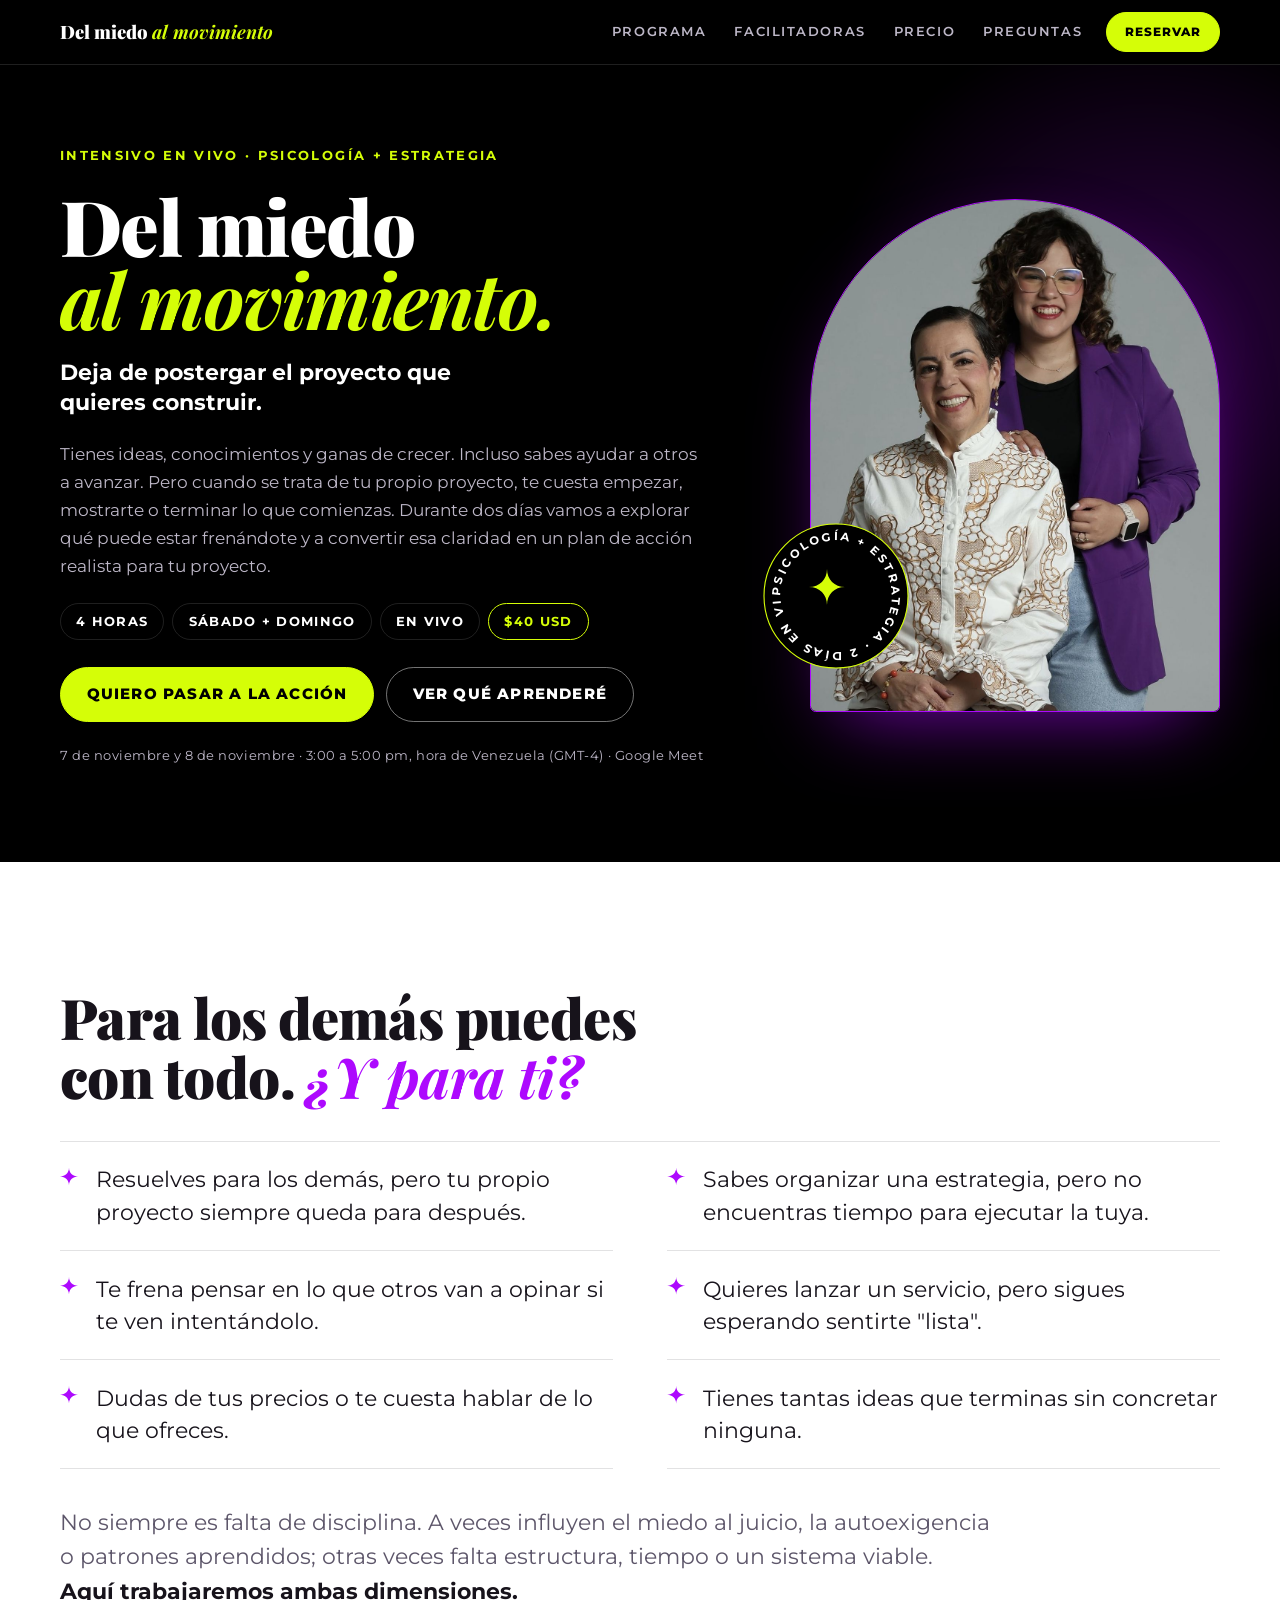
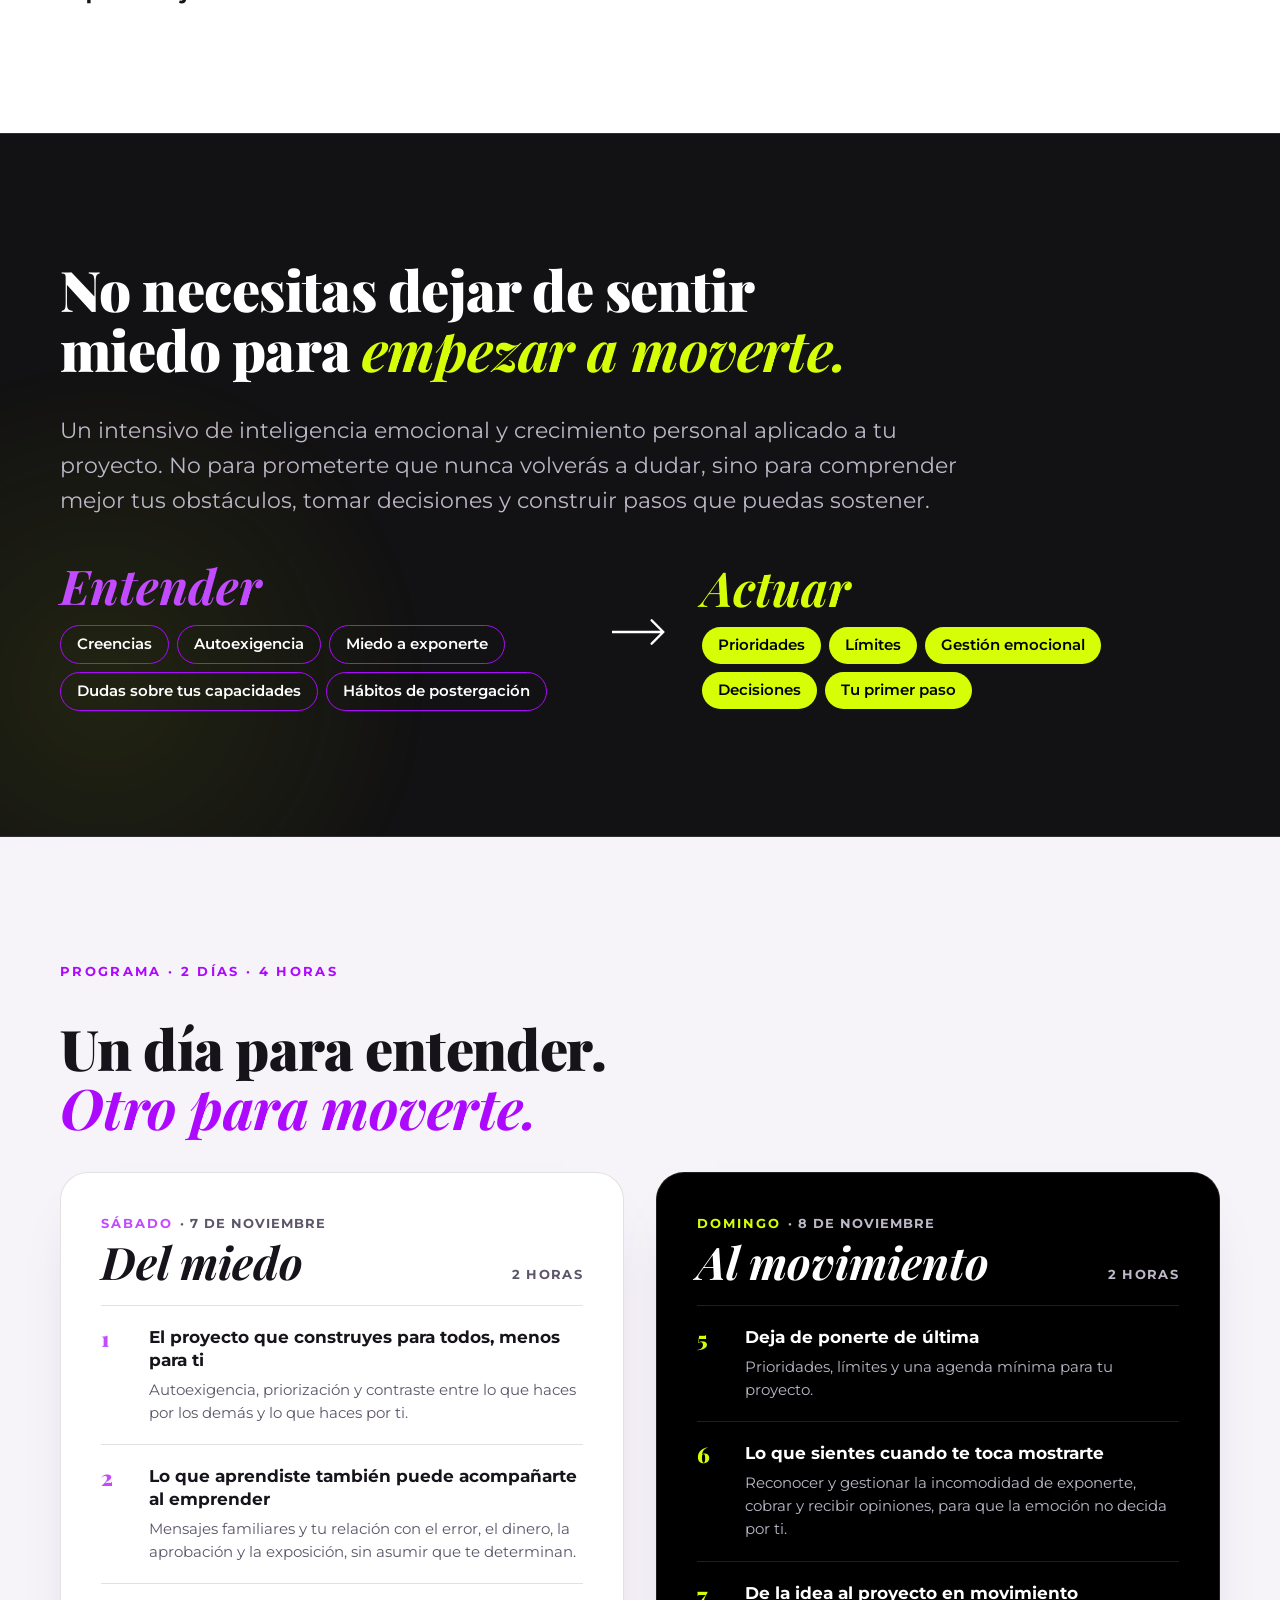
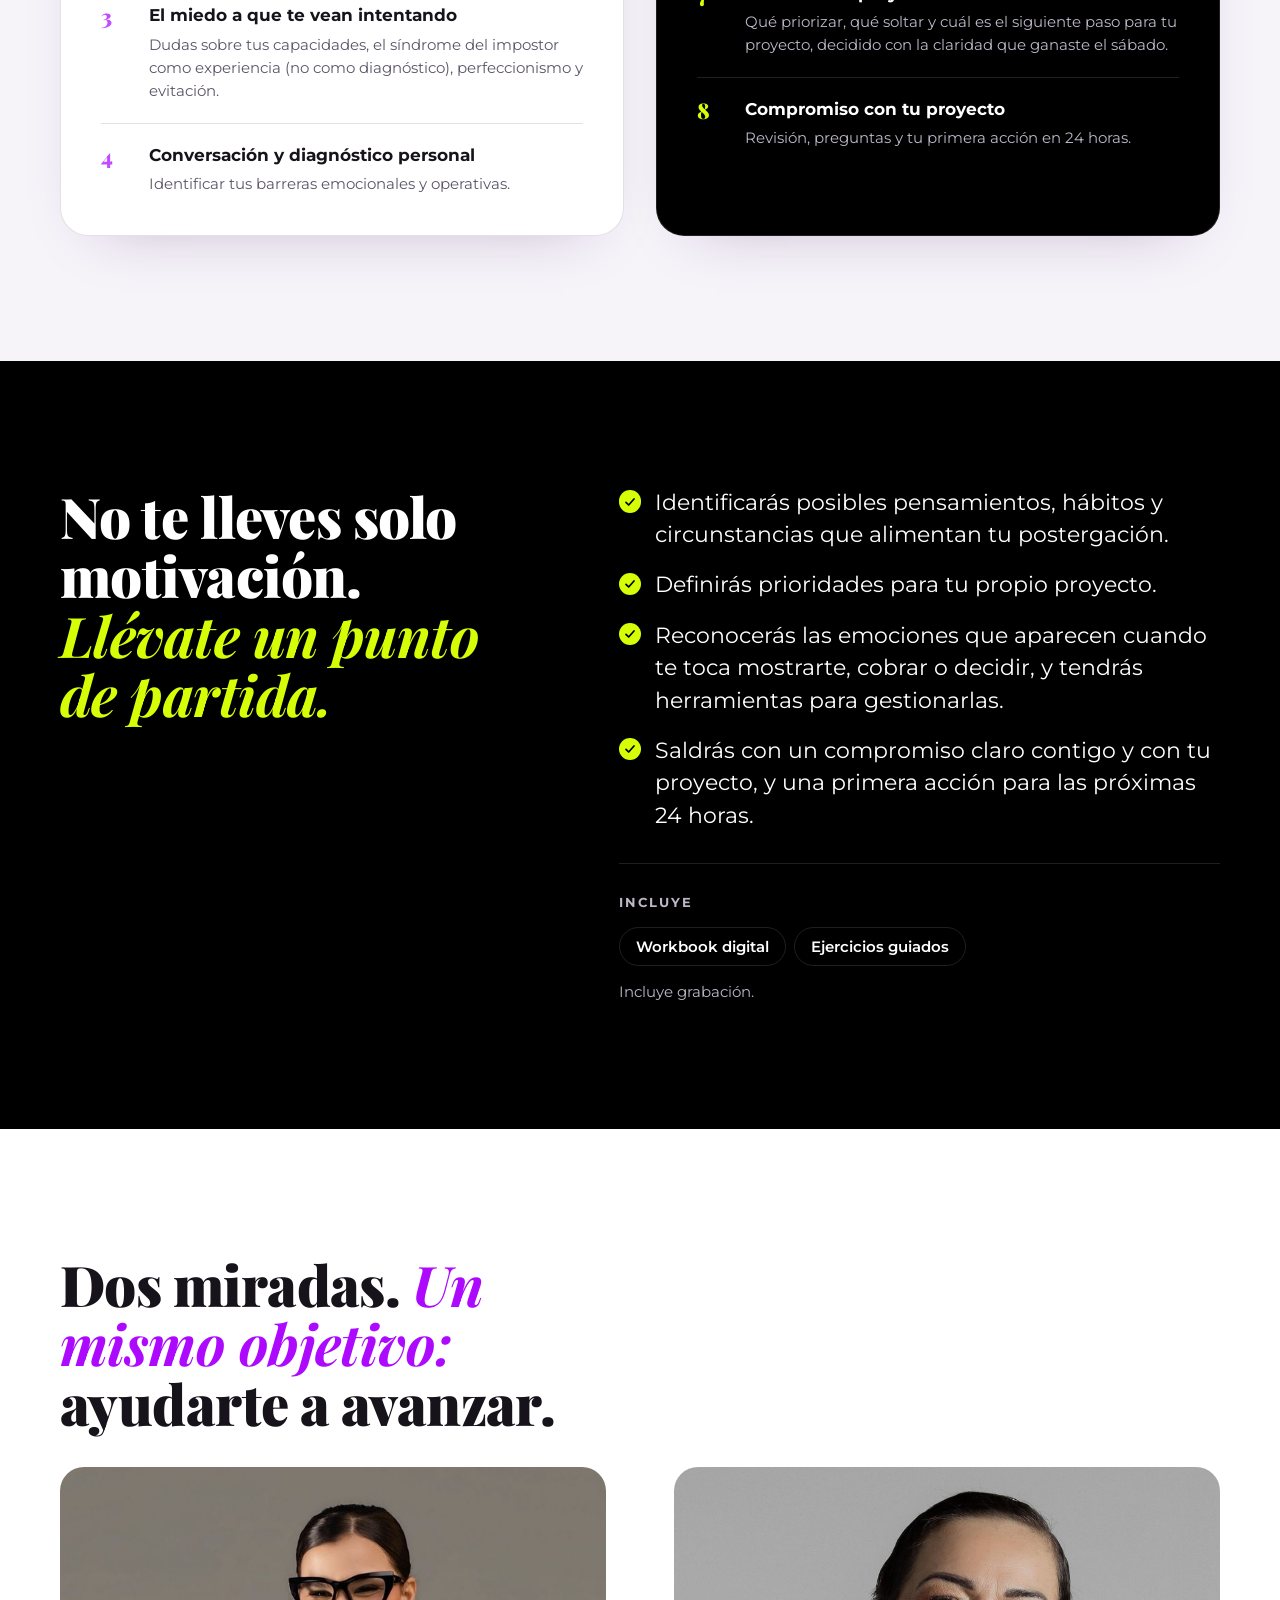
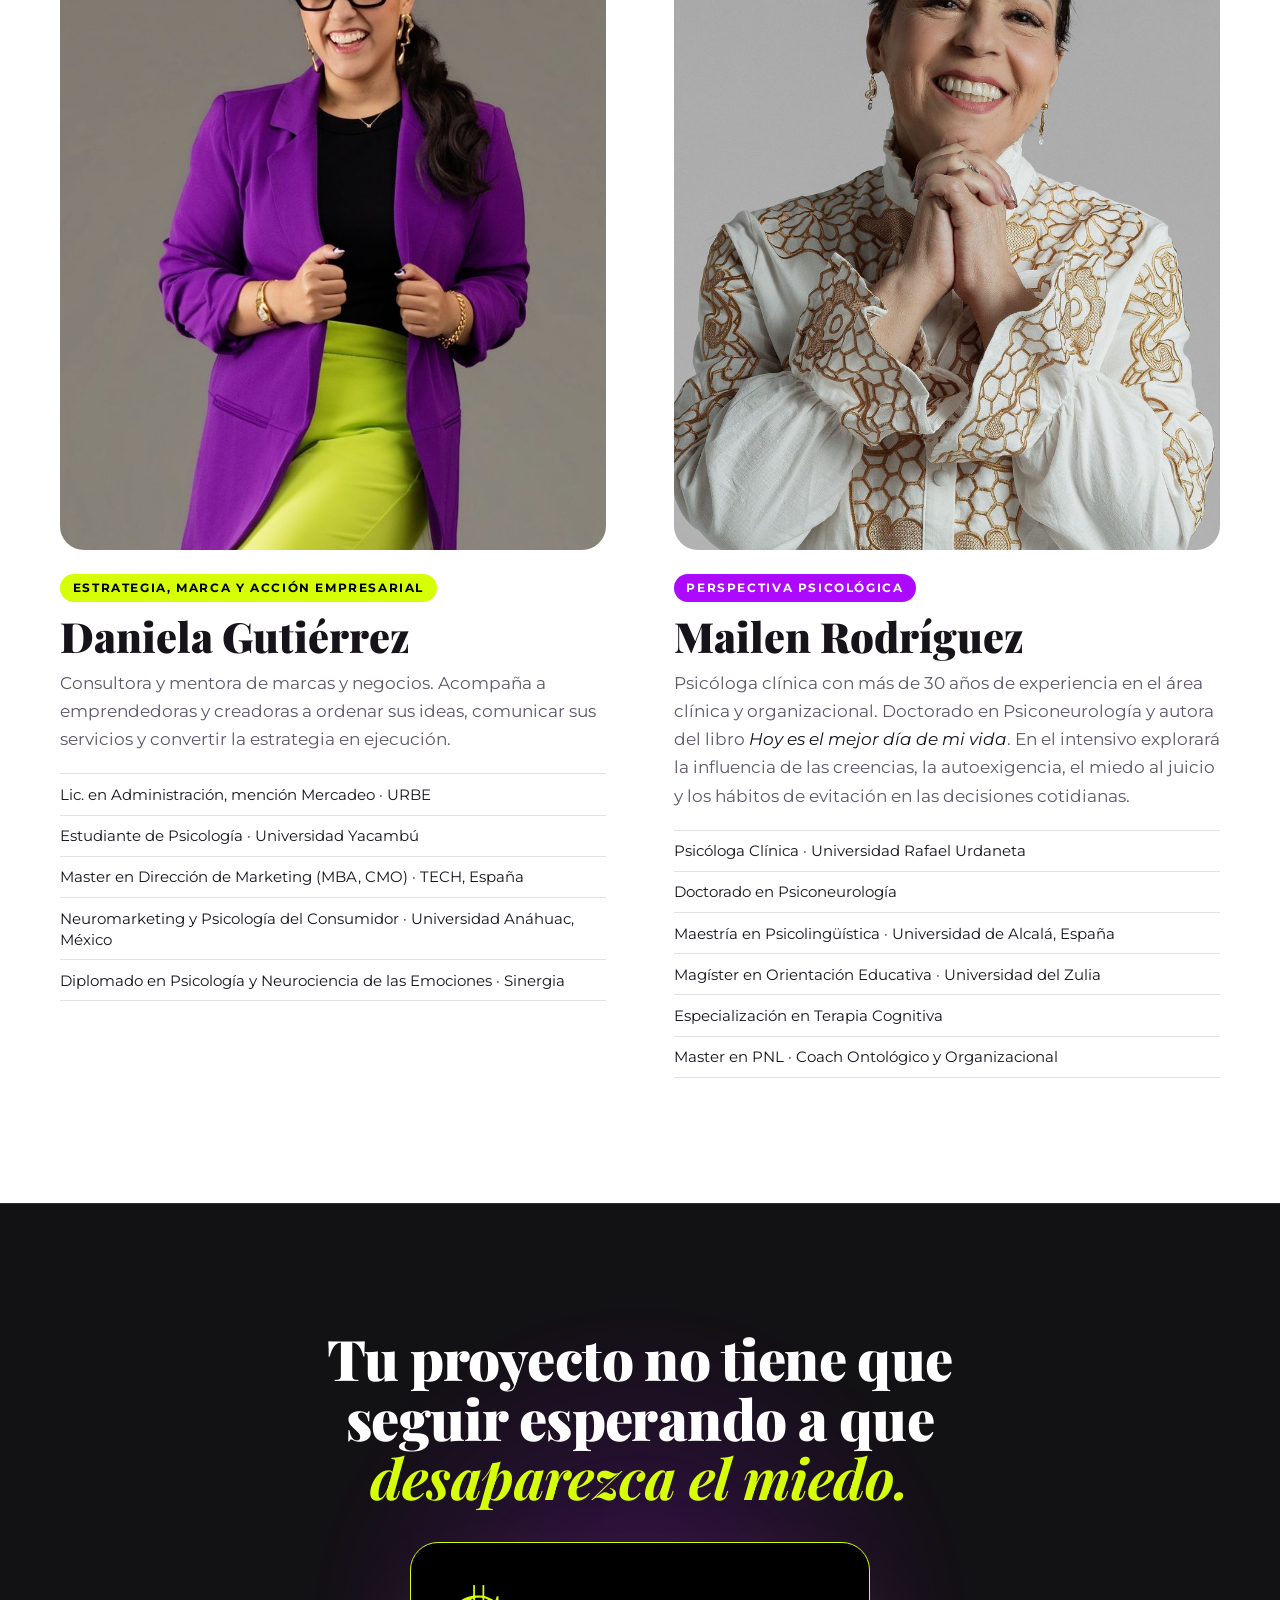
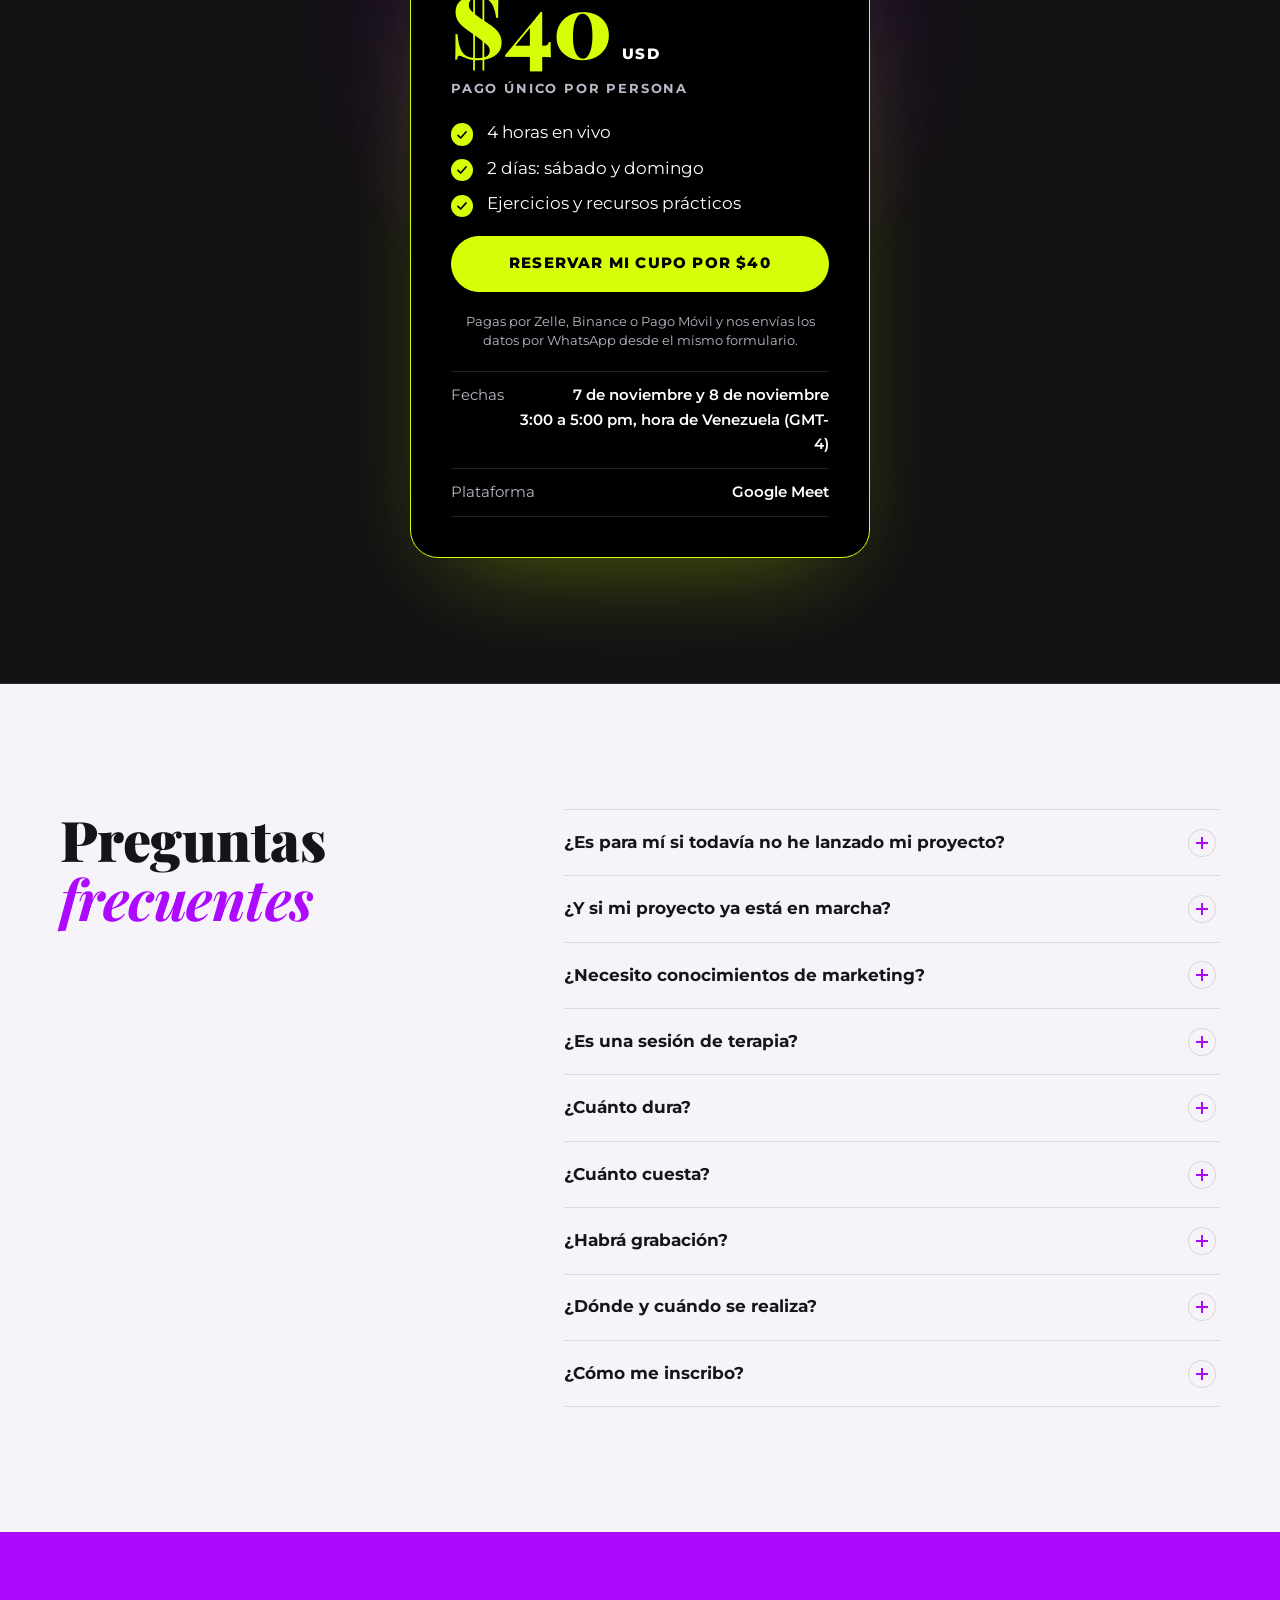
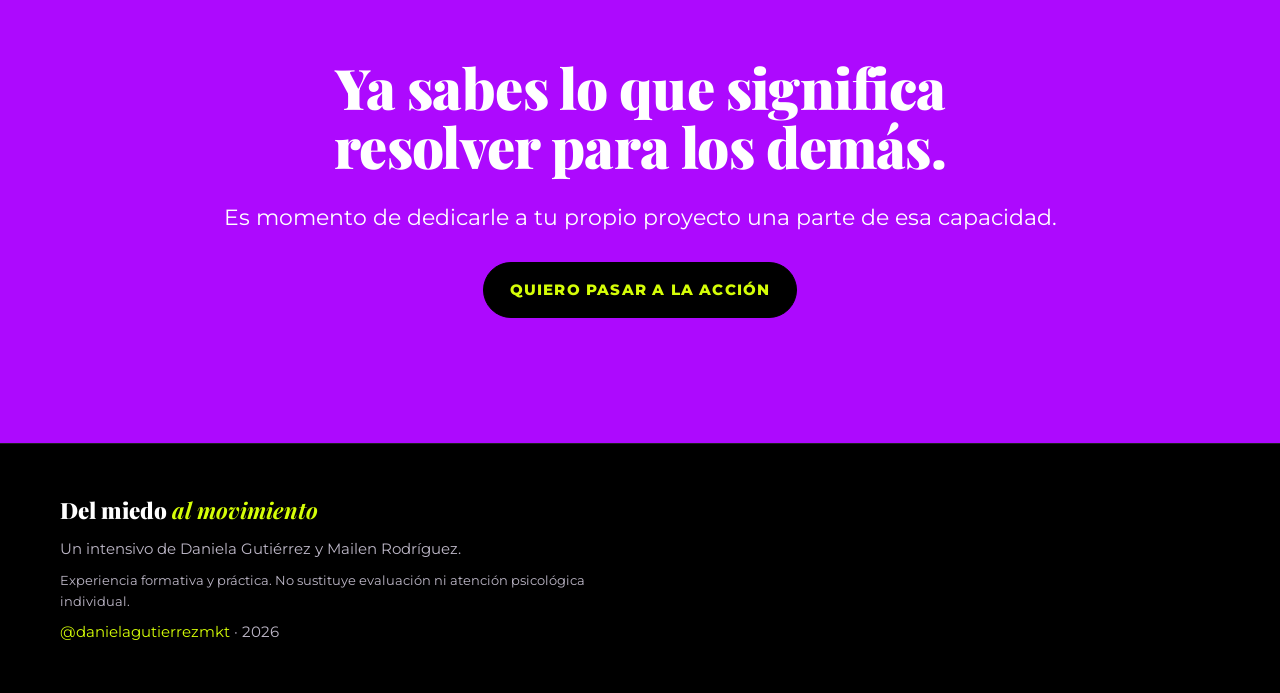
<file: landing-del-miedo-al-movimiento/index.html>
<!doctype html>
<html lang="es">
<head>
<meta charset="utf-8">
<meta name="viewport" content="width=device-width, initial-scale=1, viewport-fit=cover">
<title>Del miedo al movimiento</title>
<meta name="claude:viewport-fit-sides" content="cover">
<meta name="description" content="Intensivo en vivo de 4 horas con Daniela Gutiérrez y Mailen Rodríguez. Psicología y estrategia para dejar de postergar el proyecto que quieres construir. USD 40.">
<meta name="theme-color" content="#000000">
<meta property="og:type" content="website">
<meta property="og:title" content="Del miedo al movimiento · Intensivo en vivo">
<meta property="og:description" content="Deja de postergar el proyecto que quieres construir. 4 horas en vivo, sábado y domingo. Psicología + estrategia.">
<meta property="og:image" content="assets/foto-juntas.jpg">
<meta property="og:locale" content="es_ES">
<meta name="twitter:card" content="summary_large_image">
<link rel="preconnect" href="https://fonts.googleapis.com">
<link rel="preconnect" href="https://fonts.gstatic.com" crossorigin>
<link rel="stylesheet" href="https://fonts.googleapis.com/css2?family=Montserrat:wght@400;500;600;700;800&family=Playfair+Display:ital,wght@0,700;0,900;1,400;1,700;1,900&display=swap">
<link rel="stylesheet" href="styles.css">
</head>
<body>
<!--BODY-->
<a class="skip" href="#contenido">Saltar al contenido</a>

<header class="top" id="top">
  <div class="wrap top__in">
    <a class="top__brand" href="#inicio">Del miedo <em>al movimiento</em></a>
    <nav class="top__nav" id="menu" aria-label="Secciones">
      <a href="#programa">Programa</a>
      <a href="#facilitadoras">Facilitadoras</a>
      <a href="#precio">Precio</a>
      <a href="#faq">Preguntas</a>
    </nav>
    <a class="btn btn--sm js-cta" href="#precio">Reservar</a>
    <button class="top__toggle" type="button" id="menu-toggle" aria-expanded="false" aria-controls="menu">
      <span class="sr">Abrir menú</span><span class="top__bars" aria-hidden="true"></span>
    </button>
  </div>
</header>

<main id="contenido">

  <!-- HERO -->
  <section class="hero" id="inicio" aria-labelledby="hero-title">
    <div class="glow glow--morado" aria-hidden="true"></div>
    <div class="wrap hero__grid">
      <div class="hero__text">
        <p class="eyebrow rv">Intensivo en vivo · Psicología + estrategia</p>
        <h1 class="hero__title rv" id="hero-title">Del miedo <em>al movimiento.</em></h1>
        <p class="hero__sub rv">Deja de postergar el proyecto que quieres construir.</p>
        <p class="hero__lead rv">Tienes ideas, conocimientos y ganas de crecer. Incluso sabes ayudar a otros a avanzar. Pero cuando se trata de tu propio proyecto, te cuesta empezar, mostrarte o terminar lo que comienzas. Durante dos días vamos a explorar qué puede estar frenándote y a convertir esa claridad en un plan de acción realista para tu proyecto.</p>
        <ul class="ficha rv" aria-label="Ficha rápida">
          <li>4 horas</li>
          <li>Sábado + domingo</li>
          <li>En vivo</li>
          <li><span data-precio>$40</span> USD</li>
        </ul>
        <div class="hero__ctas rv">
          <a class="btn js-cta" href="#precio">Quiero pasar a la acción</a>
          <a class="btn btn--ghost" href="#programa">Ver qué aprenderé</a>
        </div>
        <p class="hero__when rv" data-cuando></p>
      </div>
      <figure class="hero__media rv">
        <div class="arch">
          <img src="assets/foto-juntas.jpg" width="1100" height="1375" alt="Mailen Rodríguez sentada, con blusa blanca bordada, y Daniela Gutiérrez de pie a su lado con blazer morado y la mano en su hombro. Ambas sonríen." fetchpriority="high">
        </div>
        <svg class="seal" viewBox="0 0 200 200" aria-hidden="true">
          <defs><path id="seal-path" d="M100,100 m-74,0 a74,74 0 1,1 148,0 a74,74 0 1,1 -148,0"/></defs>
          <circle cx="100" cy="100" r="96" class="seal__bg"/>
          <text><textPath href="#seal-path">Psicología + estrategia · 2 días en vivo · </textPath></text>
          <path class="seal__spark" d="M12 0C12 7 17 12 24 12C17 12 12 17 12 24C12 17 7 12 0 12C7 12 12 7 12 0Z" transform="translate(76 76) scale(2)"/>
        </svg>
        <figcaption class="sr">Daniela Gutiérrez y Mailen Rodríguez, facilitadoras del intensivo.</figcaption>
      </figure>
    </div>
  </section>

  <!-- IDENTIFICACIÓN -->
  <section class="sec light" id="te-reconoces" aria-labelledby="id-title">
    <div class="wrap">
      <h2 class="h2 rv" id="id-title">Para los demás puedes con todo. <em>¿Y para ti?</em></h2>
      <ul class="pains">
        <li class="rv">Resuelves para los demás, pero tu propio proyecto siempre queda para después.</li>
        <li class="rv">Sabes organizar una estrategia, pero no encuentras tiempo para ejecutar la tuya.</li>
        <li class="rv">Te frena pensar en lo que otros van a opinar si te ven intentándolo.</li>
        <li class="rv">Quieres lanzar un servicio, pero sigues esperando sentirte "lista".</li>
        <li class="rv">Dudas de tus precios o te cuesta hablar de lo que ofreces.</li>
        <li class="rv">Tienes tantas ideas que terminas sin concretar ninguna.</li>
      </ul>
      <p class="close rv">No siempre es falta de disciplina. A veces influyen el miedo al juicio, la autoexigencia o patrones aprendidos; otras veces falta estructura, tiempo o un sistema viable. <strong>Aquí trabajaremos ambas dimensiones.</strong></p>
    </div>
  </section>

  <!-- PROPUESTA -->
  <section class="sec sec--alt" id="propuesta" aria-labelledby="prop-title">
    <div class="glow glow--verde" aria-hidden="true"></div>
    <div class="wrap">
      <h2 class="h2 h2--wide rv" id="prop-title">No necesitas dejar de sentir miedo para <em>empezar a moverte.</em></h2>
      <p class="lead rv">Un intensivo de inteligencia emocional y crecimiento personal aplicado a tu proyecto. No para prometerte que nunca volverás a dudar, sino para comprender mejor tus obstáculos, tomar decisiones y construir pasos que puedas sostener.</p>
      <div class="duo">
        <div class="duo__col rv">
          <p class="duo__label duo__label--morado">Entender</p>
          <ul class="chips chips--morado">
            <li>Creencias</li><li>Autoexigencia</li><li>Miedo a exponerte</li><li>Dudas sobre tus capacidades</li><li>Hábitos de postergación</li>
          </ul>
        </div>
        <div class="duo__arrow rv" aria-hidden="true">
          <svg viewBox="0 0 48 24"><path d="M0 12h44M34 2l10 10-10 10"/></svg>
        </div>
        <div class="duo__col rv">
          <p class="duo__label duo__label--verde">Actuar</p>
          <ul class="chips chips--verde">
            <li>Prioridades</li><li>Límites</li><li>Gestión emocional</li><li>Decisiones</li><li>Tu primer paso</li>
          </ul>
        </div>
      </div>
    </div>
  </section>

  <!-- PROGRAMA -->
  <section class="sec light light--soft" id="programa" aria-labelledby="prog-title">
    <div class="wrap">
      <p class="eyebrow rv">Programa · 2 días · 4 horas</p>
      <h2 class="h2 rv" id="prog-title">Un día para entender. <em>Otro para moverte.</em></h2>
      <div class="days">
        <article class="day rv" aria-labelledby="sab-title">
          <header class="day__head">
            <p class="day__kicker">Sábado <span class="day__date" data-fecha="sabado"></span></p>
            <h3 class="day__title" id="sab-title">Del miedo</h3>
            <p class="day__meta">2 horas</p>
          </header>
          <ol class="mods">
            <li class="mod"><span class="mod__n">1</span><div class="mod__body"><h4>El proyecto que construyes para todos, menos para ti</h4><p>Autoexigencia, priorización y contraste entre lo que haces por los demás y lo que haces por ti.</p></div></li>
            <li class="mod"><span class="mod__n">2</span><div class="mod__body"><h4>Lo que aprendiste también puede acompañarte al emprender</h4><p>Mensajes familiares y tu relación con el error, el dinero, la aprobación y la exposición, sin asumir que te determinan.</p></div></li>
            <li class="mod"><span class="mod__n">3</span><div class="mod__body"><h4>El miedo a que te vean intentando</h4><p>Dudas sobre tus capacidades, el síndrome del impostor como experiencia (no como diagnóstico), perfeccionismo y evitación.</p></div></li>
            <li class="mod"><span class="mod__n">4</span><div class="mod__body"><h4>Conversación y diagnóstico personal</h4><p>Identificar tus barreras emocionales y operativas.</p></div></li>
          </ol>
        </article>
        <article class="day day--verde dark rv" aria-labelledby="dom-title">
          <header class="day__head">
            <p class="day__kicker">Domingo <span class="day__date" data-fecha="domingo"></span></p>
            <h3 class="day__title" id="dom-title">Al movimiento</h3>
            <p class="day__meta">2 horas</p>
          </header>
          <ol class="mods" start="5">
            <li class="mod"><span class="mod__n">5</span><div class="mod__body"><h4>Deja de ponerte de última</h4><p>Prioridades, límites y una agenda mínima para tu proyecto.</p></div></li>
            <li class="mod"><span class="mod__n">6</span><div class="mod__body"><h4>Lo que sientes cuando te toca mostrarte</h4><p>Reconocer y gestionar la incomodidad de exponerte, cobrar y recibir opiniones, para que la emoción no decida por ti.</p></div></li>
            <li class="mod"><span class="mod__n">7</span><div class="mod__body"><h4>De la idea al proyecto en movimiento</h4><p>Qué priorizar, qué soltar y cuál es el siguiente paso para tu proyecto, decidido con la claridad que ganaste el sábado.</p></div></li>
            <li class="mod"><span class="mod__n">8</span><div class="mod__body"><h4>Compromiso con tu proyecto</h4><p>Revisión, preguntas y tu primera acción en 24 horas.</p></div></li>
          </ol>
        </article>
      </div>
    </div>
  </section>

  <!-- RESULTADOS -->
  <section class="sec" id="resultados" aria-labelledby="res-title">
    <div class="wrap res">
      <div class="res__head">
        <h2 class="h2 rv" id="res-title">No te lleves solo motivación. <em>Llévate un punto de partida.</em></h2>
      </div>
      <div class="res__body">
        <ul class="checks">
          <li class="rv">Identificarás posibles pensamientos, hábitos y circunstancias que alimentan tu postergación.</li>
          <li class="rv">Definirás prioridades para tu propio proyecto.</li>
          <li class="rv">Reconocerás las emociones que aparecen cuando te toca mostrarte, cobrar o decidir, y tendrás herramientas para gestionarlas.</li>
          <li class="rv">Saldrás con un compromiso claro contigo y con tu proyecto, y una primera acción para las próximas 24 horas.</li>
        </ul>
        <div class="kit rv">
          <p class="kit__label">Incluye</p>
          <ul class="chips chips--line" data-recursos></ul>
          <p class="kit__note" data-grabacion hidden></p>
        </div>
      </div>
    </div>
  </section>

  <!-- FACILITADORAS -->
  <section class="sec light" id="facilitadoras" aria-labelledby="fac-title">
    <div class="wrap">
      <h2 class="h2 rv" id="fac-title">Dos miradas. <em>Un mismo objetivo:</em> ayudarte a avanzar.</h2>
      <div class="facs">
        <article class="fac rv">
          <figure class="fac__photo">
            <img src="assets/daniela.jpg" width="800" height="1000" loading="lazy" decoding="async" alt="Daniela Gutiérrez sonriendo, con lentes negros, blazer morado, blusa negra y pantalón verde, sosteniendo las solapas del blazer.">
          </figure>
          <div class="fac__text">
            <p class="fac__role fac__role--verde">Estrategia, marca y acción empresarial</p>
            <h3 class="fac__name">Daniela Gutiérrez</h3>
            <p>Consultora y mentora de marcas y negocios. Acompaña a emprendedoras y creadoras a ordenar sus ideas, comunicar sus servicios y convertir la estrategia en ejecución.</p>
            <ul class="creds" aria-label="Formación de Daniela Gutiérrez">
              <li>Lic. en Administración, mención Mercadeo · URBE</li>
              <li>Estudiante de Psicología · Universidad Yacambú</li>
              <li>Master en Dirección de Marketing (MBA, CMO) · TECH, España</li>
              <li>Neuromarketing y Psicología del Consumidor · Universidad Anáhuac, México</li>
              <li>Diplomado en Psicología y Neurociencia de las Emociones · Sinergia</li>
            </ul>
          </div>
        </article>
        <article class="fac rv">
          <figure class="fac__photo">
            <img src="assets/mama.jpg" width="900" height="1125" loading="lazy" decoding="async" alt="Mailen Rodríguez sonriendo, con blusa blanca de cuello alto bordada en dorado y las manos juntas bajo el mentón.">
          </figure>
          <div class="fac__text">
            <p class="fac__role fac__role--morado">Perspectiva psicológica</p>
            <h3 class="fac__name">Mailen Rodríguez</h3>
            <p>Psicóloga clínica con más de 30 años de experiencia en el área clínica y organizacional. Doctorado en Psiconeurología y autora del libro <cite>Hoy es el mejor día de mi vida</cite>. En el intensivo explorará la influencia de las creencias, la autoexigencia, el miedo al juicio y los hábitos de evitación en las decisiones cotidianas.</p>
            <ul class="creds" aria-label="Formación de Mailen Rodríguez">
              <li>Psicóloga Clínica · Universidad Rafael Urdaneta</li>
              <li>Doctorado en Psiconeurología</li>
              <li>Maestría en Psicolingüística · Universidad de Alcalá, España</li>
              <li>Magíster en Orientación Educativa · Universidad del Zulia</li>
              <li>Especialización en Terapia Cognitiva</li>
              <li>Master en PNL · Coach Ontológico y Organizacional</li>
            </ul>
          </div>
        </article>
      </div>
    </div>
  </section>

  <!-- PRECIO -->
  <section class="sec sec--alt" id="precio" aria-labelledby="precio-title">
    <div class="glow glow--morado glow--center" aria-hidden="true"></div>
    <div class="wrap price">
      <h2 class="h2 rv" id="precio-title">Tu proyecto no tiene que seguir esperando a que <em>desaparezca el miedo.</em></h2>
      <div class="ticket rv">
        <div class="ticket__price">
          <span class="ticket__amount" data-precio>$40</span>
          <span class="ticket__cur" data-moneda>USD</span>
        </div>
        <p class="ticket__once">Pago único por persona</p>
        <ul class="checks checks--tight">
          <li>4 horas en vivo</li>
          <li>2 días: sábado y domingo</li>
          <li>Ejercicios y recursos prácticos</li>
        </ul>
        <a class="btn btn--block js-cta" href="#precio"><span>Reservar mi cupo por <span data-precio>$40</span></span></a>
        <p class="ticket__micro" data-micro>Inscripción sujeta a confirmación de fecha y disponibilidad.</p>
        <dl class="ticket__facts">
          <div><dt>Fechas</dt><dd data-cuando-corto></dd></div>
          <div><dt>Plataforma</dt><dd data-plataforma></dd></div>
          <div data-reembolso-row hidden><dt>Reembolso</dt><dd data-reembolso></dd></div>
        </dl>
      </div>
    </div>
  </section>

  <!-- FAQ -->
  <section class="sec light light--soft" id="faq" aria-labelledby="faq-title">
    <div class="wrap faq">
      <h2 class="h2 rv" id="faq-title">Preguntas <em>frecuentes</em></h2>
      <div class="faq__list">
        <details class="qa"><summary>¿Es para mí si todavía no he lanzado mi proyecto?</summary><div class="qa__a"><p>Sí. También es útil si estás por empezar y te cuesta pasar de la idea a la acción.</p></div></details>
        <details class="qa"><summary>¿Y si mi proyecto ya está en marcha?</summary><div class="qa__a"><p>También. Trabajaremos especialmente la dificultad de priorizar y avanzar en tu propio proyecto.</p></div></details>
        <details class="qa"><summary>¿Necesito conocimientos de marketing?</summary><div class="qa__a"><p>No. Las actividades parten de tu situación actual y se enfocan en pasos sencillos.</p></div></details>
        <details class="qa"><summary>¿Es una sesión de terapia?</summary><div class="qa__a"><p>No. Es una experiencia formativa y práctica; no sustituye evaluación ni atención psicológica individual.</p></div></details>
        <details class="qa"><summary>¿Cuánto dura?</summary><div class="qa__a"><p>Cuatro horas: dos el sábado y dos el domingo.</p></div></details>
        <details class="qa"><summary>¿Cuánto cuesta?</summary><div class="qa__a"><p><span data-moneda>USD</span> <span data-precio>$40</span> por participante, pago único.</p></div></details>
        <details class="qa"><summary>¿Habrá grabación?</summary><div class="qa__a"><p data-faq-grabacion></p></div></details>
        <details class="qa"><summary>¿Dónde y cuándo se realiza?</summary><div class="qa__a"><p data-faq-donde></p></div></details>
        <details class="qa"><summary>¿Cómo me inscribo?</summary><div class="qa__a"><p data-faq-como></p></div></details>
      </div>
    </div>
  </section>

  <!-- CTA FINAL -->
  <section class="final" aria-labelledby="final-title">
    <div class="wrap">
      <div class="final__text">
        <h2 class="h2 rv" id="final-title">Ya sabes lo que significa resolver para los demás.</h2>
        <p class="lead rv">Es momento de dedicarle a tu propio proyecto una parte de esa capacidad.</p>
        <div class="hero__ctas rv">
          <a class="btn js-cta" href="#precio">Quiero pasar a la acción</a>
        </div>
      </div>
    </div>
  </section>

</main>

<footer class="foot">
  <div class="wrap foot__in">
    <p class="foot__brand">Del miedo <em>al movimiento</em></p>
    <p>Un intensivo de Daniela Gutiérrez y Mailen Rodríguez.</p>
    <p class="foot__legal">Experiencia formativa y práctica. No sustituye evaluación ni atención psicológica individual.</p>
    <p><a href="https://instagram.com/danielagutierrezmkt" data-instagram target="_blank" rel="noopener">@danielagutierrezmkt</a> · <span data-year>2026</span></p>
  </div>
</footer>

<div class="dock" id="dock" aria-hidden="true">
  <div class="dock__in">
    <p class="dock__txt"><strong><span data-precio>$40</span> USD</strong> · 4 horas en vivo</p>
    <a class="btn btn--sm js-cta" href="#precio" tabindex="-1">Reservar cupo</a>
  </div>
</div>

<div class="co" id="checkout" hidden>
  <div class="co__overlay" data-co-close></div>
  <aside class="co__panel light" role="dialog" aria-modal="true" aria-labelledby="co-title">
    <header class="co__head">
      <div>
        <p class="co__kicker">Del miedo al movimiento</p>
        <h2 class="co__title" id="co-title">Completar inscripción</h2>
      </div>
      <button type="button" class="co__x" data-co-close aria-label="Cerrar"><svg viewBox="0 0 24 24" aria-hidden="true"><path d="M6 6l12 12M18 6L6 18"/></svg></button>
    </header>

    <form class="co__body" id="co-form" novalidate>
      <section class="co__step" data-co-contacto>
        <h3 class="co__h"><span class="co__n">1</span>Tus datos</h3>
        <div class="co__field">
          <label for="co-nombre">Nombre y apellido <span class="co__req">*</span></label>
          <input id="co-nombre" name="nombre" type="text" autocomplete="name" placeholder="María González" required data-msg="Nombre">
        </div>
        <div class="co__field">
          <label for="co-correo">Correo electrónico <span class="co__req">*</span></label>
          <input id="co-correo" name="correo" type="email" autocomplete="email" inputmode="email" placeholder="maria@correo.com" required data-msg="Correo">
          <p class="co__help">Aquí te llega el enlace de Google Meet y la grabación.</p>
        </div>
      </section>

      <section class="co__step">
        <h3 class="co__h"><span class="co__n">2</span>Método de pago</h3>
        <div class="co__methods" role="radiogroup" aria-label="Método de pago">
          <label class="co__method"><input type="radio" name="metodo" value="zelle" id="co-m-zelle"><span class="co__mi" aria-hidden="true">Z</span><span class="co__ml">Zelle</span><span class="co__mt">$40 USD</span></label>
          <label class="co__method"><input type="radio" name="metodo" value="binance" id="co-m-binance"><span class="co__mi" aria-hidden="true">B</span><span class="co__ml">Binance</span><span class="co__mt">40 USDT</span></label>
          <label class="co__method"><input type="radio" name="metodo" value="pagomovil" id="co-m-pm"><span class="co__mi" aria-hidden="true"><svg viewBox="0 0 24 24"><rect x="7" y="3" width="10" height="18" rx="2"/><path d="M11 18h2"/></svg></span><span class="co__ml">Pago Móvil</span><span class="co__mt" data-co-bs>Bs</span></label>
        </div>

        <div class="co__pane" data-pane="zelle" hidden>
          <div class="co__data">
            <p class="co__data-t">Datos para pagar por Zelle</p>
            <dl data-co-datos="zelle"></dl>
            <p class="co__amount">Monto a enviar <strong>$40.00 USD</strong></p>
          </div>
          <div class="co__field">
            <label for="co-z-titular">Titular de tu cuenta Zelle <span class="co__req">*</span></label>
            <input id="co-z-titular" type="text" autocomplete="off" placeholder="Nombre de quien envía" required data-msg="Titular de la cuenta Zelle">
          </div>
          <div class="co__field">
            <label for="co-z-conf">Número de confirmación <span class="co__req">*</span></label>
            <input id="co-z-conf" type="text" autocomplete="off" placeholder="Ej: ABC123XYZ" required data-msg="Número de confirmación">
          </div>
          <div class="co__field">
            <label for="co-z-monto">Monto enviado (USD) <span class="co__req">*</span></label>
            <input id="co-z-monto" type="text" inputmode="decimal" value="40" required data-msg="Monto" data-suffix=" USD">
          </div>
        </div>

        <div class="co__pane" data-pane="binance" hidden>
          <div class="co__data">
            <p class="co__data-t">Datos para pagar por Binance Pay</p>
            <dl data-co-datos="binance"></dl>
            <p class="co__amount">Monto a enviar <strong>40 USDT</strong></p>
          </div>
          <div class="co__field">
            <label for="co-b-user">Usuario o correo de Binance desde donde enviaste <span class="co__req">*</span></label>
            <input id="co-b-user" type="text" autocomplete="off" placeholder="Ej: maria_g o maria@correo.com" required data-msg="Usuario de Binance">
          </div>
          <div class="co__field">
            <label for="co-b-monto">Monto enviado (USDT) <span class="co__req">*</span></label>
            <input id="co-b-monto" type="text" inputmode="decimal" value="40" required data-msg="Monto" data-suffix=" USDT">
          </div>
        </div>

        <div class="co__pane" data-pane="pagomovil" hidden>
          <div class="co__data">
            <p class="co__data-t">Datos para Pago Móvil</p>
            <dl data-co-datos="pagomovil"></dl>
            <p class="co__amount">Monto a enviar <strong data-co-bs>Bs</strong></p>
            <p class="co__rate" data-co-tasa></p>
          </div>
          <div class="co__field">
            <label for="co-pm-ref">Número de referencia <span class="co__req">*</span></label>
            <input id="co-pm-ref" type="text" inputmode="numeric" autocomplete="off" placeholder="Últimos dígitos de la referencia" required data-msg="Referencia">
          </div>
          <div class="co__field">
            <label for="co-pm-tel">Teléfono desde donde pagaste <span class="co__req">*</span></label>
            <input id="co-pm-tel" type="tel" inputmode="tel" autocomplete="tel" placeholder="Ej: 0414-0000000" required data-msg="Teléfono que pagó">
          </div>
          <div class="co__field">
            <label for="co-pm-monto">Monto enviado (Bs) <span class="co__req">*</span></label>
            <input id="co-pm-monto" type="text" inputmode="decimal" required data-msg="Monto" data-suffix=" Bs">
          </div>
        </div>
      </section>

      <section class="co__step co__sum">
        <h3 class="co__h co__h--plain">Resumen</h3>
        <div class="co__line"><span>Del miedo al movimiento <small>× 1</small></span><span data-co-usd>$40.00</span></div>
        <div class="co__line co__line--total"><span>Total</span><span><span data-co-usd>$40.00</span> USD</span></div>
        <div class="co__line co__line--bs" data-co-sum-bs hidden><span>En bolívares</span><span data-co-bs>Bs</span></div>
      </section>

      <div class="co__foot">
        <p class="co__hint">Al tocar el botón se abre WhatsApp con tu mensaje listo. Antes de enviarlo, adjunta la captura del comprobante.</p>
        <a class="btn btn--block co__send co__send--off" id="co-send" href="#co-form" target="_blank" rel="noopener" aria-disabled="true">Selecciona un método de pago</a>
        <p class="co__err" id="co-err" role="alert" aria-live="polite"></p>
      </div>
    </form>
  </aside>
</div>
<!--/BODY-->
<script src="config.js"></script>
<script src="checkout.js"></script>
<script src="main.js"></script>
</body>
</html>
</file>
<file: landing-del-miedo-al-movimiento/styles.css>
/* Layout: editorial sobre negro, titulares Playfair con la palabra clave en itálica verde,
   un solo gesto fuerte por sección (arco de foto, flecha entender→actuar, ticket de precio). */
:root {
  --negro: #000000;
  --gris: #202020;
  --gris-2: #121113;
  --linea: rgba(255, 255, 255, .12);
  --blanco: #ffffff;
  --texto-2: #bdb7c7;
  --verde: #d5fe07;
  --morado: #ad09fe;
  --morado-claro: #c24bff;
  --blanco-suave: #f6f3f9;
  --tinta: #17131b;

  /* Tokens de contexto: cambian en las secciones claras (.light) */
  --fg: #ffffff;
  --fg-2: #bdb7c7;
  --line: rgba(255, 255, 255, .12);
  --acc: #d5fe07;
  --spark: #c24bff;
  --card: #202020;

  --f-display: "Playfair Display", "Playfair", Georgia, "Times New Roman", serif;
  --f-body: "Montserrat", "Helvetica Neue", Arial, system-ui, sans-serif;

  --s-xs: .8125rem;
  --s-sm: .9375rem;
  --s-md: 1.0625rem;
  --s-lg: clamp(1.15rem, 1rem + .6vw, 1.4rem);
  --s-h2: clamp(2rem, 1.3rem + 3vw, 3.5rem);
  --s-h1: clamp(3rem, 1.6rem + 4.4vw, 4.8rem);

  --pad-sec: clamp(4.5rem, 3rem + 6vw, 8.5rem);
  --ease: cubic-bezier(.22, .7, .2, 1);
  color-scheme: dark;
}

*, *::before, *::after { box-sizing: border-box; }
html { scroll-behavior: smooth; -webkit-text-size-adjust: 100%; }
body {
  margin: 0;
  background: var(--negro);
  color: var(--fg);
  font-family: var(--f-body);
  font-size: var(--s-md);
  line-height: 1.65;
  overflow-x: hidden;
}
body::before {
  content: ""; position: fixed; inset: 0 0 auto; height: env(safe-area-inset-top, 0px);
  z-index: 60; background: var(--negro);
}
[hidden] { display: none !important; }
img { display: block; max-width: 100%; height: auto; }
a { color: inherit; }
ul, ol { margin: 0; padding: 0; list-style: none; }
h1, h2, h3, h4, p, figure { margin: 0; }
em { font-style: italic; }
:focus-visible { outline: 2px solid var(--verde); outline-offset: 3px; border-radius: 4px; }
.sr { position: absolute; width: 1px; height: 1px; overflow: hidden; clip: rect(0 0 0 0); white-space: nowrap; }
.skip {
  position: absolute; left: 16px; top: -60px; z-index: 100; padding: .6rem 1rem;
  background: var(--verde); color: var(--negro); font-weight: 700; border-radius: 999px; text-decoration: none;
}
.skip:focus { top: calc(12px + env(safe-area-inset-top, 0px)); }

.wrap {
  width: 100%;
  max-width: 1200px;
  margin-inline: auto;
  padding-left: max(20px, env(safe-area-inset-left, 0px));
  padding-right: max(20px, env(safe-area-inset-right, 0px));
}

/* ---------- Tipografía compartida ---------- */
.eyebrow {
  font-size: var(--s-xs); font-weight: 700; letter-spacing: .18em; text-transform: uppercase;
  color: var(--acc);
}
.h2 {
  font-family: var(--f-display); font-weight: 900; font-size: var(--s-h2);
  line-height: 1.06; letter-spacing: -.01em; text-wrap: balance; max-width: 18ch;
}
.h2--wide { max-width: 22ch; }
.h2 em, .hero__title em { color: var(--acc); font-weight: 700; }
.lead { font-size: var(--s-lg); line-height: 1.55; color: var(--fg-2); max-width: 60ch; }

/* ---------- Botones ---------- */
.btn {
  --bg: var(--verde); --fg: var(--negro);
  position: relative; overflow: hidden; isolation: isolate;
  display: inline-flex; align-items: center; justify-content: center; gap: .5em;
  min-height: 52px; padding: .9rem 1.6rem; border-radius: 999px;
  background: var(--bg); color: var(--fg); border: 1.5px solid var(--bg);
  font-family: var(--f-body); font-weight: 800; font-size: var(--s-sm);
  letter-spacing: .08em; text-transform: uppercase; text-decoration: none; text-align: center;
  transition: transform .25s var(--ease), box-shadow .25s var(--ease), background .25s;
}
.btn::after {
  content: ""; position: absolute; inset: -20% auto -20% -60%; width: 40%; z-index: -1;
  background: linear-gradient(100deg, transparent, rgba(255, 255, 255, .65), transparent);
  transform: skewX(-20deg); animation: shine 4.5s var(--ease) infinite;
}
.btn:hover { transform: translateY(-2px); box-shadow: 0 10px 30px -8px rgba(213, 254, 7, .45); }
.btn--ghost { --bg: transparent; --fg: var(--blanco); border-color: rgba(255, 255, 255, .45); }
.btn--ghost::after { display: none; }
.btn--ghost:hover { border-color: var(--fg); box-shadow: none; }
.btn--sm { min-height: 40px; padding: .55rem 1.1rem; font-size: .75rem; }
.btn--block { width: 100%; }
@keyframes shine { 0%, 60% { left: -60%; } 100% { left: 130%; } }

/* ---------- Header ---------- */
.top {
  position: sticky; top: env(safe-area-inset-top, 0px); z-index: 50;
  background: rgba(0, 0, 0, .82); backdrop-filter: blur(12px); -webkit-backdrop-filter: blur(12px);
  border-bottom: 1px solid var(--line);
}
.top__in { display: flex; align-items: center; gap: 1.5rem; min-height: 64px; }
.top__brand {
  font-family: var(--f-display); font-weight: 900; font-size: 1.15rem; text-decoration: none; white-space: nowrap;
  margin-right: auto;
}
.top__brand em { color: var(--verde); font-weight: 700; }
.top__nav { display: flex; gap: 1.75rem; }
.top__nav a {
  font-size: var(--s-xs); font-weight: 600; letter-spacing: .12em; text-transform: uppercase;
  text-decoration: none; color: var(--fg-2); transition: color .2s;
}
.top__nav a:hover { color: var(--verde); }
.top__toggle { display: none; }

@media (max-width: 820px) {
  .top__in { gap: .75rem; }
  .top__brand { font-size: 1rem; }
  .top__toggle {
    display: grid; place-items: center; width: 44px; height: 44px; margin-right: -8px;
    background: transparent; border: 0; color: var(--fg); cursor: pointer;
  }
  .top__bars, .top__bars::before, .top__bars::after {
    display: block; width: 20px; height: 2px; background: currentColor; border-radius: 2px;
    transition: transform .25s var(--ease), opacity .2s;
  }
  .top__bars { position: relative; }
  .top__bars::before, .top__bars::after { content: ""; position: absolute; left: 0; }
  .top__bars::before { top: -6px; }
  .top__bars::after { top: 6px; }
  .top--open .top__bars { background: transparent; }
  .top--open .top__bars::before { transform: translateY(6px) rotate(45deg); }
  .top--open .top__bars::after { transform: translateY(-6px) rotate(-45deg); }
  .top__nav {
    position: absolute; left: 0; right: 0; top: 100%;
    flex-direction: column; gap: 0;
    padding: .5rem max(20px, env(safe-area-inset-right, 0px)) 1.25rem max(20px, env(safe-area-inset-left, 0px));
    background: var(--negro); border-bottom: 1px solid var(--line);
  }
  .top:not(.top--open) .top__nav { display: none; }
  .top__nav a { padding: .9rem 0; border-bottom: 1px solid var(--line); font-size: var(--s-sm); color: var(--fg); }
}

/* ---------- Resplandores y destellos ---------- */
.glow {
  position: absolute; z-index: 0; pointer-events: none; border-radius: 50%;
  width: min(70vw, 720px); aspect-ratio: 1; filter: blur(10px); opacity: .5;
}
.glow--morado { background: radial-gradient(circle, rgba(173, 9, 254, .55), rgba(173, 9, 254, 0) 65%); right: -18%; top: -10%; }
.glow--verde { background: radial-gradient(circle, rgba(213, 254, 7, .16), rgba(213, 254, 7, 0) 65%); left: -20%; bottom: -30%; }
.glow--center { left: 50%; top: 40%; right: auto; transform: translate(-50%, -50%); opacity: .45; }

/* ---------- Hero ---------- */
.hero { position: relative; overflow: hidden; padding-block: clamp(2.5rem, 1rem + 5vw, 5.5rem) clamp(3.5rem, 2rem + 5vw, 6rem); }
.hero__grid { position: relative; z-index: 1; display: grid; grid-template-columns: minmax(0, 1.25fr) minmax(0, .75fr); gap: clamp(2rem, 1rem + 4vw, 5rem); align-items: center; }
.hero__text { display: flex; flex-direction: column; gap: 1.4rem; min-width: 0; }
.hero__title {
  font-family: var(--f-display); font-weight: 900; font-size: var(--s-h1);
  line-height: .95; letter-spacing: -.02em; text-wrap: balance;
}
.hero__title em { display: block; }
.hero__sub { font-size: var(--s-lg); font-weight: 700; line-height: 1.35; max-width: 32ch; }
.hero__lead { color: var(--fg-2); max-width: 58ch; }
.ficha { display: flex; flex-wrap: wrap; gap: .5rem; }
.ficha li {
  padding: .45rem .95rem; border: 1px solid var(--line); border-radius: 999px;
  font-size: var(--s-xs); font-weight: 700; letter-spacing: .1em; text-transform: uppercase;
  font-variant-numeric: tabular-nums;
}
.ficha li:last-child { border-color: var(--verde); color: var(--verde); }
.hero__ctas { display: flex; flex-wrap: wrap; gap: .75rem; padding-top: .25rem; }
.hero__when { font-size: var(--s-xs); color: var(--fg-2); letter-spacing: .04em; }
.hero__when:empty { display: none; }

.hero__media { position: relative; justify-self: end; width: 100%; max-width: 480px; }
.arch {
  position: relative; border-radius: 999px 999px 28px 28px; overflow: hidden;
  border: 1.5px solid var(--morado); box-shadow: 0 30px 80px -30px rgba(173, 9, 254, .7);
  aspect-ratio: 4 / 5; max-width: 100%;
}
.arch img { width: 100%; height: 100%; object-fit: cover; object-position: 50% 30%; }
.seal { position: absolute; width: clamp(110px, 22vw, 150px); left: -12%; bottom: 8%; }
.seal__bg { fill: var(--negro); stroke: var(--verde); stroke-width: 1.5; }
.seal text {
  fill: var(--blanco); font-family: var(--f-body); font-size: 15.5px; font-weight: 700;
  letter-spacing: .2em; text-transform: uppercase;
}
.seal__spark { fill: var(--verde); transform-box: fill-box; }
.motion .seal text { animation: spin 22s linear infinite; transform-origin: 100px 100px; }
@keyframes spin { to { transform: rotate(360deg); } }

@media (max-width: 860px) {
  .hero__grid { grid-template-columns: 1fr; }
  .hero__media { justify-self: center; max-width: 420px; order: 2; }
  .seal { left: -6px; bottom: -18px; width: 108px; }
}

/* ---------- Secciones ---------- */
.sec { position: relative; overflow: hidden; padding-block: var(--pad-sec); }
.sec--alt { background: var(--gris-2); border-block: 1px solid var(--line); }
.sec > .wrap { position: relative; z-index: 1; display: flex; flex-direction: column; gap: clamp(1.5rem, 1rem + 1.5vw, 2.5rem); }

/* Contextos claros y oscuros */
.light {
  --fg: var(--tinta); --fg-2: #5d566a; --line: rgba(23, 19, 27, .12);
  --acc: var(--morado); --spark: var(--morado); --card: #ffffff;
  background: #ffffff; color: var(--fg);
}
.light--soft { background: var(--blanco-suave); }
.dark {
  --fg: #ffffff; --fg-2: #bdb7c7; --line: rgba(255, 255, 255, .12);
  --acc: var(--verde); --spark: var(--morado-claro); --card: var(--negro);
  color: var(--fg);
}
.light .day { box-shadow: 0 24px 60px -40px rgba(60, 20, 90, .35); }

/* Identificación */
.pains { display: grid; grid-template-columns: repeat(2, minmax(0, 1fr)); column-gap: clamp(1.5rem, 1rem + 3vw, 4rem); border-top: 1px solid var(--line); }
.pains li {
  position: relative; padding: 1.35rem 0 1.35rem 2.25rem; border-bottom: 1px solid var(--line);
  font-size: var(--s-lg); line-height: 1.45; min-width: 0;
}
.pains li::before {
  content: ""; position: absolute; left: 0; top: 1.6rem; width: 18px; height: 18px; background: var(--spark);
  clip-path: path("M9 0C9 5.25 12.75 9 18 9C12.75 9 9 12.75 9 18C9 12.75 5.25 9 0 9C5.25 9 9 5.25 9 0Z");
}
.close { max-width: 62ch; font-size: var(--s-lg); line-height: 1.55; color: var(--fg-2); }
.close strong { color: var(--fg); font-weight: 700; }
@media (max-width: 720px) { .pains { grid-template-columns: 1fr; } }

/* Propuesta */
.duo { display: grid; grid-template-columns: minmax(0, 1fr) auto minmax(0, 1fr); gap: clamp(1rem, .5rem + 2vw, 2.5rem); align-items: center; padding-top: .5rem; }
.duo__col { display: flex; flex-direction: column; gap: 1rem; min-width: 0; }
.duo__label { font-family: var(--f-display); font-style: italic; font-weight: 700; font-size: clamp(2rem, 1.4rem + 2.2vw, 3rem); line-height: 1; }
.duo__label--morado { color: var(--morado-claro); }
.duo__label--verde { color: var(--verde); }
.duo__arrow svg { width: 56px; height: 28px; fill: none; stroke: var(--blanco); stroke-width: 2; stroke-linecap: round; stroke-linejoin: round; }
.chips { display: flex; flex-wrap: wrap; gap: .5rem; }
.chips li { padding: .55rem 1rem; border-radius: 999px; font-size: var(--s-sm); font-weight: 600; line-height: 1.3; }
.chips--morado li { border: 1.5px solid var(--morado); color: var(--fg); }
.chips--verde li { background: var(--verde); color: var(--negro); }
.chips--line li { border: 1px solid var(--line); color: var(--fg); }
@media (max-width: 760px) {
  .duo { grid-template-columns: 1fr; }
  .duo__arrow { justify-self: start; transform: rotate(90deg); margin-left: .25rem; }
}

/* Programa */
.days { display: grid; grid-template-columns: repeat(2, minmax(0, 1fr)); gap: clamp(1.25rem, .5rem + 2vw, 2rem); }
.day { --day-acc: var(--morado-claro); background: var(--card); border: 1px solid var(--line); border-radius: 28px; padding: clamp(1.5rem, 1rem + 2vw, 2.5rem); min-width: 0; }
.day--verde { --day-acc: var(--verde); }
.day__head { display: grid; grid-template-columns: 1fr auto; align-items: end; gap: .25rem 1rem; padding-bottom: 1.25rem; border-bottom: 1px solid var(--line); }
.day__kicker { grid-column: 1 / -1; font-size: var(--s-xs); font-weight: 700; letter-spacing: .16em; text-transform: uppercase; color: var(--day-acc); }
.day__date { color: var(--fg-2); letter-spacing: .08em; }
.day__date:not(:empty)::before { content: "· "; }
.day__title { font-family: var(--f-display); font-style: italic; font-weight: 700; font-size: clamp(2rem, 1.5rem + 1.8vw, 2.8rem); line-height: 1.05; }
.day__meta { font-size: var(--s-xs); font-weight: 700; letter-spacing: .1em; text-transform: uppercase; color: var(--fg-2); }
.mods { display: flex; flex-direction: column; }
.mod { display: grid; grid-template-columns: 2rem minmax(0, 1fr); gap: 1rem; padding: 1.25rem 0; border-bottom: 1px solid var(--line); }
.mod:last-child { border-bottom: 0; padding-bottom: 0; }
.mod__n { font-family: var(--f-display); font-weight: 900; font-size: 1.35rem; line-height: 1.2; color: var(--day-acc); }
.mod__body { display: flex; flex-direction: column; gap: .35rem; }
.mod h4 { font-size: var(--s-md); font-weight: 700; line-height: 1.35; }
.mod p { font-size: var(--s-sm); color: var(--fg-2); line-height: 1.55; }
@media (max-width: 860px) { .days { grid-template-columns: 1fr; } }
@media (max-width: 420px) {
  .mod { grid-template-columns: 1.6rem minmax(0, 1fr); }
  }

/* Resultados */
.sec > .wrap.res { display: grid; grid-template-columns: minmax(0, .9fr) minmax(0, 1.1fr); gap: clamp(2rem, 1rem + 4vw, 5rem); align-items: start; }
.res__body { display: flex; flex-direction: column; gap: 2rem; min-width: 0; }
.checks { display: flex; flex-direction: column; gap: 1.1rem; }
.checks li { position: relative; padding-left: 2.25rem; font-size: var(--s-lg); line-height: 1.45; }
.checks li::before {
  content: ""; position: absolute; left: 0; top: .2em; width: 1.4rem; height: 1.4rem; border-radius: 50%;
  background: var(--verde) url("data:image/svg+xml,%3Csvg xmlns='http://www.w3.org/2000/svg' viewBox='0 0 24 24'%3E%3Cpath d='M6 12.5l4 4 8-9' fill='none' stroke='%23000' stroke-width='2.6' stroke-linecap='round' stroke-linejoin='round'/%3E%3C/svg%3E") center / 70% no-repeat;
}
.checks--tight { gap: .7rem; }
.checks--tight li { font-size: var(--s-md); }
.kit { display: flex; flex-direction: column; gap: .85rem; padding-top: 1.75rem; border-top: 1px solid var(--line); }
.kit__label { font-size: var(--s-xs); font-weight: 700; letter-spacing: .16em; text-transform: uppercase; color: var(--fg-2); }
.kit__note { font-size: var(--s-sm); color: var(--fg-2); }
@media (max-width: 860px) { .sec > .wrap.res { grid-template-columns: 1fr; } }

/* Facilitadoras */
.facs { display: grid; grid-template-columns: repeat(2, minmax(0, 1fr)); gap: clamp(2.5rem, 1rem + 4vw, 4.5rem); }
.fac { display: flex; flex-direction: column; gap: 1.5rem; min-width: 0; }
.fac__photo { border-radius: 24px; overflow: hidden; aspect-ratio: 4 / 5; max-width: 100%; background: var(--gris); }
.fac__photo img { width: 100%; height: 100%; object-fit: cover; }
.fac__text { display: flex; flex-direction: column; gap: .75rem; }
.fac__role { align-self: flex-start; padding: .35rem .8rem; border-radius: 999px; font-size: .72rem; font-weight: 700; letter-spacing: .14em; text-transform: uppercase; line-height: 1.4; }
.fac__role--verde { background: var(--verde); color: var(--negro); }
.fac__role--morado { background: var(--morado); color: var(--blanco); }
.fac__name { font-family: var(--f-display); font-weight: 900; font-size: clamp(1.9rem, 1.4rem + 1.6vw, 2.6rem); line-height: 1.05; }
.fac__text > p:not(.fac__role) { color: var(--fg-2); max-width: 58ch; }
.fac cite { font-style: italic; color: var(--fg); }
.creds { display: flex; flex-direction: column; margin-top: .5rem; border-top: 1px solid var(--line); }
.creds li { padding: .6rem 0; border-bottom: 1px solid var(--line); font-size: var(--s-sm); line-height: 1.4; }
@media (max-width: 760px) { .facs { grid-template-columns: 1fr; } }

/* Precio */
.sec > .wrap.price { align-items: center; text-align: center; }
.price .h2 { max-width: 20ch; }
.ticket {
  position: relative; width: 100%; max-width: 460px; display: flex; flex-direction: column; gap: 1.25rem;
  padding: clamp(1.75rem, 1rem + 2vw, 2.5rem); border-radius: 28px; text-align: left;
  background: var(--negro); border: 1.5px solid var(--verde);
  box-shadow: 0 40px 100px -40px rgba(213, 254, 7, .35);
}
.ticket__price { display: flex; align-items: baseline; gap: .6rem; }
.ticket__amount { font-family: var(--f-display); font-weight: 900; font-size: clamp(4rem, 3rem + 4vw, 5.5rem); line-height: .9; color: var(--verde); font-variant-numeric: tabular-nums; }
.ticket__cur { font-weight: 800; letter-spacing: .12em; font-size: var(--s-sm); }
.ticket__once { margin-top: -.5rem; font-size: var(--s-xs); font-weight: 700; letter-spacing: .14em; text-transform: uppercase; color: var(--fg-2); }
.ticket__micro { font-size: var(--s-xs); color: var(--fg-2); line-height: 1.5; text-align: center; }
.ticket__micro a { color: var(--verde); }
.ticket__facts { margin: 0; display: flex; flex-direction: column; border-top: 1px solid var(--line); }
.ticket__facts > div { display: flex; justify-content: space-between; gap: 1rem; padding: .7rem 0; border-bottom: 1px solid var(--line); font-size: var(--s-sm); }
.ticket__facts dt { color: var(--fg-2); }
.ticket__facts dd { margin: 0; text-align: right; font-weight: 600; }
.pend {
  display: inline-block; padding: .1rem .55rem; border-radius: 999px; border: 1px dashed rgba(255, 255, 255, .35);
  font-size: .75rem; font-weight: 700; letter-spacing: .06em; text-transform: uppercase; color: var(--fg-2); white-space: nowrap;
}

/* FAQ */
.sec > .wrap.faq { display: grid; grid-template-columns: minmax(0, .8fr) minmax(0, 1.2fr); gap: clamp(2rem, 1rem + 4vw, 5rem); align-items: start; }
.faq__list { border-top: 1px solid var(--line); min-width: 0; }
.qa { border-bottom: 1px solid var(--line); }
.qa summary {
  position: relative; display: block; cursor: pointer; list-style: none;
  padding: 1.3rem 3rem 1.3rem 0; font-weight: 700; font-size: var(--s-md); line-height: 1.4;
  transition: color .2s;
}
.qa summary::-webkit-details-marker { display: none; }
.qa summary::after {
  content: ""; position: absolute; right: .25rem; top: 50%; width: 28px; height: 28px; margin-top: -14px; border-radius: 50%;
  border: 1.5px solid var(--line);
  background:
    linear-gradient(var(--acc), var(--acc)) center / 12px 2px no-repeat,
    linear-gradient(var(--acc), var(--acc)) center / 2px 12px no-repeat;
  transition: transform .3s var(--ease), background-size .3s var(--ease);
}
.qa[open] summary::after { transform: rotate(180deg); background-size: 12px 2px, 2px 0; }
.qa summary:hover { color: var(--acc); }
.qa__a { padding: 0 3rem 1.4rem 0; color: var(--fg-2); }
.qa__a p { max-width: 60ch; }
.qa__a a { color: var(--acc); }
@media (max-width: 860px) { .sec > .wrap.faq { grid-template-columns: 1fr; } }

/* CTA final */
.final { position: relative; padding-block: var(--pad-sec); background: var(--morado); overflow: hidden; }
.final__text { display: flex; flex-direction: column; align-items: center; gap: 1.5rem; text-align: center; }
.final .h2 { max-width: 20ch; }
.final .hero__ctas { justify-content: center; }
.final .lead { color: var(--fg); }
.final .btn { --bg: var(--negro); --fg: var(--verde); }
.final .btn:hover { box-shadow: 0 10px 30px -8px rgba(0, 0, 0, .6); }

/* Footer */
.foot { padding-block: 3rem calc(3rem + 72px); border-top: 1px solid var(--line); font-size: var(--s-sm); color: var(--fg-2); }
.foot__in { display: flex; flex-direction: column; gap: .5rem; }
.foot__brand { font-family: var(--f-display); font-weight: 900; font-size: 1.4rem; color: var(--fg); }
.foot__brand em { color: var(--verde); font-weight: 700; }
.foot__legal { font-size: var(--s-xs); max-width: 60ch; }
.foot a { color: var(--verde); text-decoration: none; }
@media (min-width: 821px) { .foot { padding-bottom: 3rem; } }

/* CTA fijo en móvil */
.dock {
  position: fixed; left: 0; right: 0; bottom: 0; z-index: 40;
  padding: .7rem max(16px, env(safe-area-inset-right, 0px)) calc(.7rem + env(safe-area-inset-bottom, 0px)) max(16px, env(safe-area-inset-left, 0px));
  background: rgba(0, 0, 0, .9); backdrop-filter: blur(12px); -webkit-backdrop-filter: blur(12px);
  border-top: 1px solid var(--line);
  transform: translateY(110%); transition: transform .35s var(--ease);
}
.dock--on { transform: none; }
.dock__in { display: flex; align-items: center; justify-content: space-between; gap: 1rem; max-width: 640px; margin-inline: auto; }
.dock__txt { font-size: var(--s-sm); color: var(--fg-2); }
.dock__txt strong { color: var(--verde); font-variant-numeric: tabular-nums; }
@media (min-width: 821px) { .dock { display: none; } }

/* ---------- Panel de pago (slide desde la derecha) ---------- */
.co-lock, .co-lock body { overflow: hidden; }
.co { position: fixed; inset: 0; z-index: 90; }
.co__overlay {
  position: absolute; inset: 0; background: rgba(0, 0, 0, .62);
  backdrop-filter: blur(4px); -webkit-backdrop-filter: blur(4px);
  opacity: 0; transition: opacity .4s var(--ease);
}
.co__panel {
  position: absolute; top: 0; right: 0; bottom: 0; width: min(500px, 100%);
  display: flex; flex-direction: column;
  padding-top: env(safe-area-inset-top, 0px); padding-right: env(safe-area-inset-right, 0px);
  box-shadow: -30px 0 80px -20px rgba(0, 0, 0, .5);
  transform: translateX(104%); transition: transform .45s var(--ease);
}
.co--open .co__overlay { opacity: 1; }
.co--open .co__panel { transform: none; }

.co__head {
  display: flex; align-items: flex-start; justify-content: space-between; gap: 1rem;
  padding: 1.4rem 1.5rem 1.2rem; border-bottom: 1px solid var(--line);
}
.co__kicker { font-size: .72rem; font-weight: 700; letter-spacing: .16em; text-transform: uppercase; color: var(--morado); }
.co__title { font-family: var(--f-display); font-weight: 900; font-size: 1.75rem; line-height: 1.1; }
.co__x {
  flex: none; display: grid; place-items: center; width: 44px; height: 44px; border-radius: 50%;
  background: var(--blanco-suave); border: 0; color: var(--fg); cursor: pointer;
}
.co__x svg { width: 18px; height: 18px; fill: none; stroke: currentColor; stroke-width: 2; stroke-linecap: round; }
.co__x:hover { background: #ece7f2; }

.co__body {
  flex: 1; min-height: 0; overflow-y: auto; overscroll-behavior: contain;
  display: flex; flex-direction: column; gap: 1.75rem;
  padding: 1.5rem 1.5rem calc(1.5rem + env(safe-area-inset-bottom, 0px));
}
.co__step { display: flex; flex-direction: column; gap: 1rem; }
.co__h { display: flex; align-items: center; gap: .65rem; font-size: 1rem; font-weight: 800; letter-spacing: .08em; text-transform: uppercase; }
.co__n {
  display: grid; place-items: center; width: 28px; height: 28px; border-radius: 50%;
  background: var(--morado); color: var(--blanco); font-size: .85rem; letter-spacing: 0;
}

.co__field { display: flex; flex-direction: column; gap: .4rem; }
.co__field label { font-size: .75rem; font-weight: 700; letter-spacing: .1em; text-transform: uppercase; color: var(--fg-2); }
.co__req { color: var(--morado); }
.co__field input {
  width: 100%; min-height: 52px; padding: .8rem 1rem; border-radius: 14px;
  border: 1.5px solid var(--line); background: #ffffff; color: var(--fg);
  font: 500 16px/1.3 var(--f-body); transition: border-color .2s, box-shadow .2s;
}
.co__field input::placeholder { color: #a39cae; }
.co__field input:focus { outline: none; border-color: var(--morado); box-shadow: 0 0 0 4px rgba(173, 9, 254, .14); }
.co__field input[aria-invalid="true"] { border-color: #d6204e; box-shadow: 0 0 0 4px rgba(214, 32, 78, .12); }
.co__help { font-size: .8rem; color: var(--fg-2); }

.co__methods { display: flex; flex-direction: column; gap: .6rem; }
.co__method {
  position: relative; display: flex; align-items: center; gap: .85rem; min-height: 60px; padding: .8rem 1rem;
  border: 1.5px solid var(--line); border-radius: 16px; cursor: pointer; transition: border-color .2s, background .2s;
}
.co__method input { position: absolute; opacity: 0; pointer-events: none; }
.co__method:hover { border-color: rgba(173, 9, 254, .45); }
.co__method:has(input:checked) { border-color: var(--morado); background: var(--blanco-suave); }
.co__method:has(input:focus-visible) { box-shadow: 0 0 0 4px rgba(173, 9, 254, .2); }
.co__mi {
  flex: none; display: grid; place-items: center; width: 36px; height: 36px; border-radius: 10px;
  background: var(--blanco-suave); font-weight: 800; color: var(--morado);
}
.co__method:has(input:checked) .co__mi { background: var(--morado); color: var(--blanco); }
.co__mi svg { width: 18px; height: 18px; fill: none; stroke: currentColor; stroke-width: 2; stroke-linecap: round; }
.co__ml { font-weight: 700; }
.co__mt { margin-left: auto; font-size: .82rem; font-weight: 600; color: var(--fg-2); font-variant-numeric: tabular-nums; }

.co__pane { display: flex; flex-direction: column; gap: 1rem; padding-top: .25rem; }
.co__data {
  display: flex; flex-direction: column; gap: .75rem; padding: 1.1rem 1.2rem; border-radius: 18px;
  background: var(--tinta); color: var(--blanco);
}
.co__data-t { font-size: .72rem; font-weight: 700; letter-spacing: .14em; text-transform: uppercase; color: var(--verde); }
.co__data dl { margin: 0; display: flex; flex-direction: column; }
.co__row { display: flex; flex-direction: column; gap: .15rem; padding: .6rem 0; border-bottom: 1px solid rgba(255, 255, 255, .12); }
.co__row dt { font-size: .72rem; font-weight: 600; letter-spacing: .08em; text-transform: uppercase; color: #bdb7c7; }
.co__row dd { margin: 0; display: flex; align-items: center; justify-content: space-between; gap: .75rem; min-width: 0; font-weight: 600; font-size: 1.02rem; }
.co__row dd span { min-width: 0; overflow-wrap: anywhere; }
.co__copy {
  flex: none; padding: .3rem .7rem; border-radius: 999px; border: 1px solid rgba(255, 255, 255, .3);
  background: transparent; color: var(--blanco); font: 700 .7rem/1.4 var(--f-body); letter-spacing: .08em; text-transform: uppercase; cursor: pointer;
}
.co__copy:hover, .co__copy--ok { background: var(--verde); border-color: var(--verde); color: var(--negro); }
.co__amount { display: flex; justify-content: space-between; align-items: baseline; gap: 1rem; padding-top: .25rem; font-size: .85rem; color: #bdb7c7; }
.co__amount strong { font-size: 1.15rem; color: var(--verde); font-variant-numeric: tabular-nums; }
.co__rate { font-size: .75rem; color: #bdb7c7; }

.co__sum { gap: .2rem; padding-top: 1.25rem; border-top: 1px solid var(--line); }
.co__h--plain { margin-bottom: .6rem; }
.co__line { display: flex; justify-content: space-between; gap: 1rem; padding: .55rem 0; font-variant-numeric: tabular-nums; }
.co__line small { color: var(--fg-2); }
.co__line--total { border-top: 1px solid var(--line); margin-top: .3rem; padding-top: .9rem; font-weight: 800; font-size: 1.1rem; }
.co__line--total > span:last-child { color: var(--morado); }
.co__line--bs { font-size: .9rem; color: var(--fg-2); }

.co__foot { display: flex; flex-direction: column; gap: .8rem; }
.co__hint { font-size: .82rem; color: var(--fg-2); line-height: 1.5; }
.co__send--off { background: #ebe7ef; border-color: #ebe7ef; color: #8b8496; }
.co__send--off::after { display: none; }
.co__send--off:hover { transform: none; box-shadow: none; }
.co__err { min-height: 1.2em; font-size: .85rem; font-weight: 600; color: #c3163f; }
.co__err:empty { display: none; }

@media (max-width: 520px) {
  .co__panel { width: 100%; }
  .co__head { padding-inline: max(16px, env(safe-area-inset-left, 0px)) 16px; }
  .co__body { padding-inline: max(16px, env(safe-area-inset-left, 0px)) 16px; }
}

/* ---------- Animación de entrada ---------- */
/* El contenido es visible por defecto; solo lo que está fuera de pantalla al cargar se prepara para entrar. */
.motion .rv.rv--wait { opacity: 0; transform: translateY(18px); filter: blur(4px); }
.motion .rv { transition: opacity .8s var(--ease), transform .8s var(--ease), filter .8s var(--ease); transition-delay: var(--d, 0s); }
.motion .hero .rv { animation: rise .9s var(--ease) both; animation-delay: var(--d, 0s); }
@keyframes rise { from { opacity: 0; transform: translateY(18px); filter: blur(4px); } }
.motion .seal__spark { animation: twinkle 3.2s ease-in-out infinite; transform-origin: center; }
@keyframes twinkle { 0%, 100% { opacity: 1; } 50% { opacity: .45; } }

@media (prefers-reduced-motion: reduce) {
  html { scroll-behavior: auto; }
  *, *::before, *::after { animation: none !important; transition: none !important; }
  .motion .rv.rv--wait { opacity: 1; transform: none; filter: none; }
}
</file>
